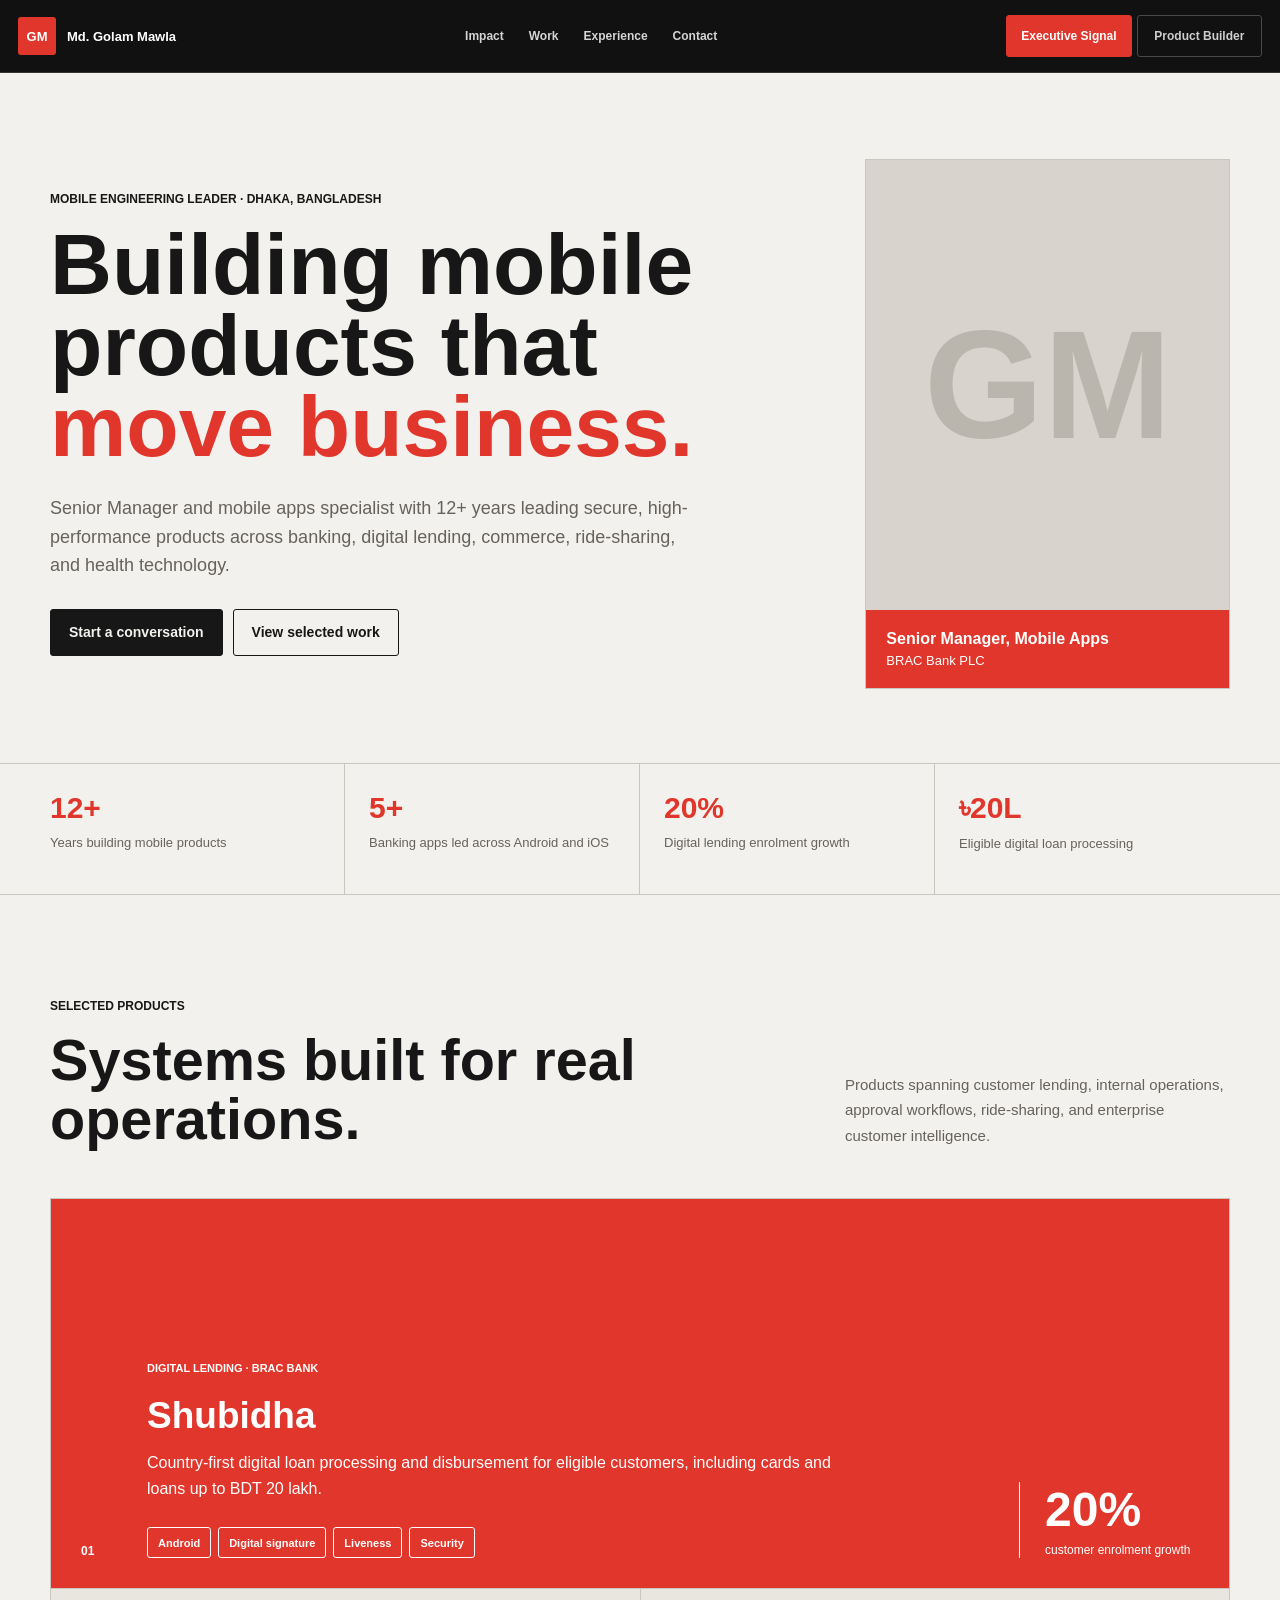
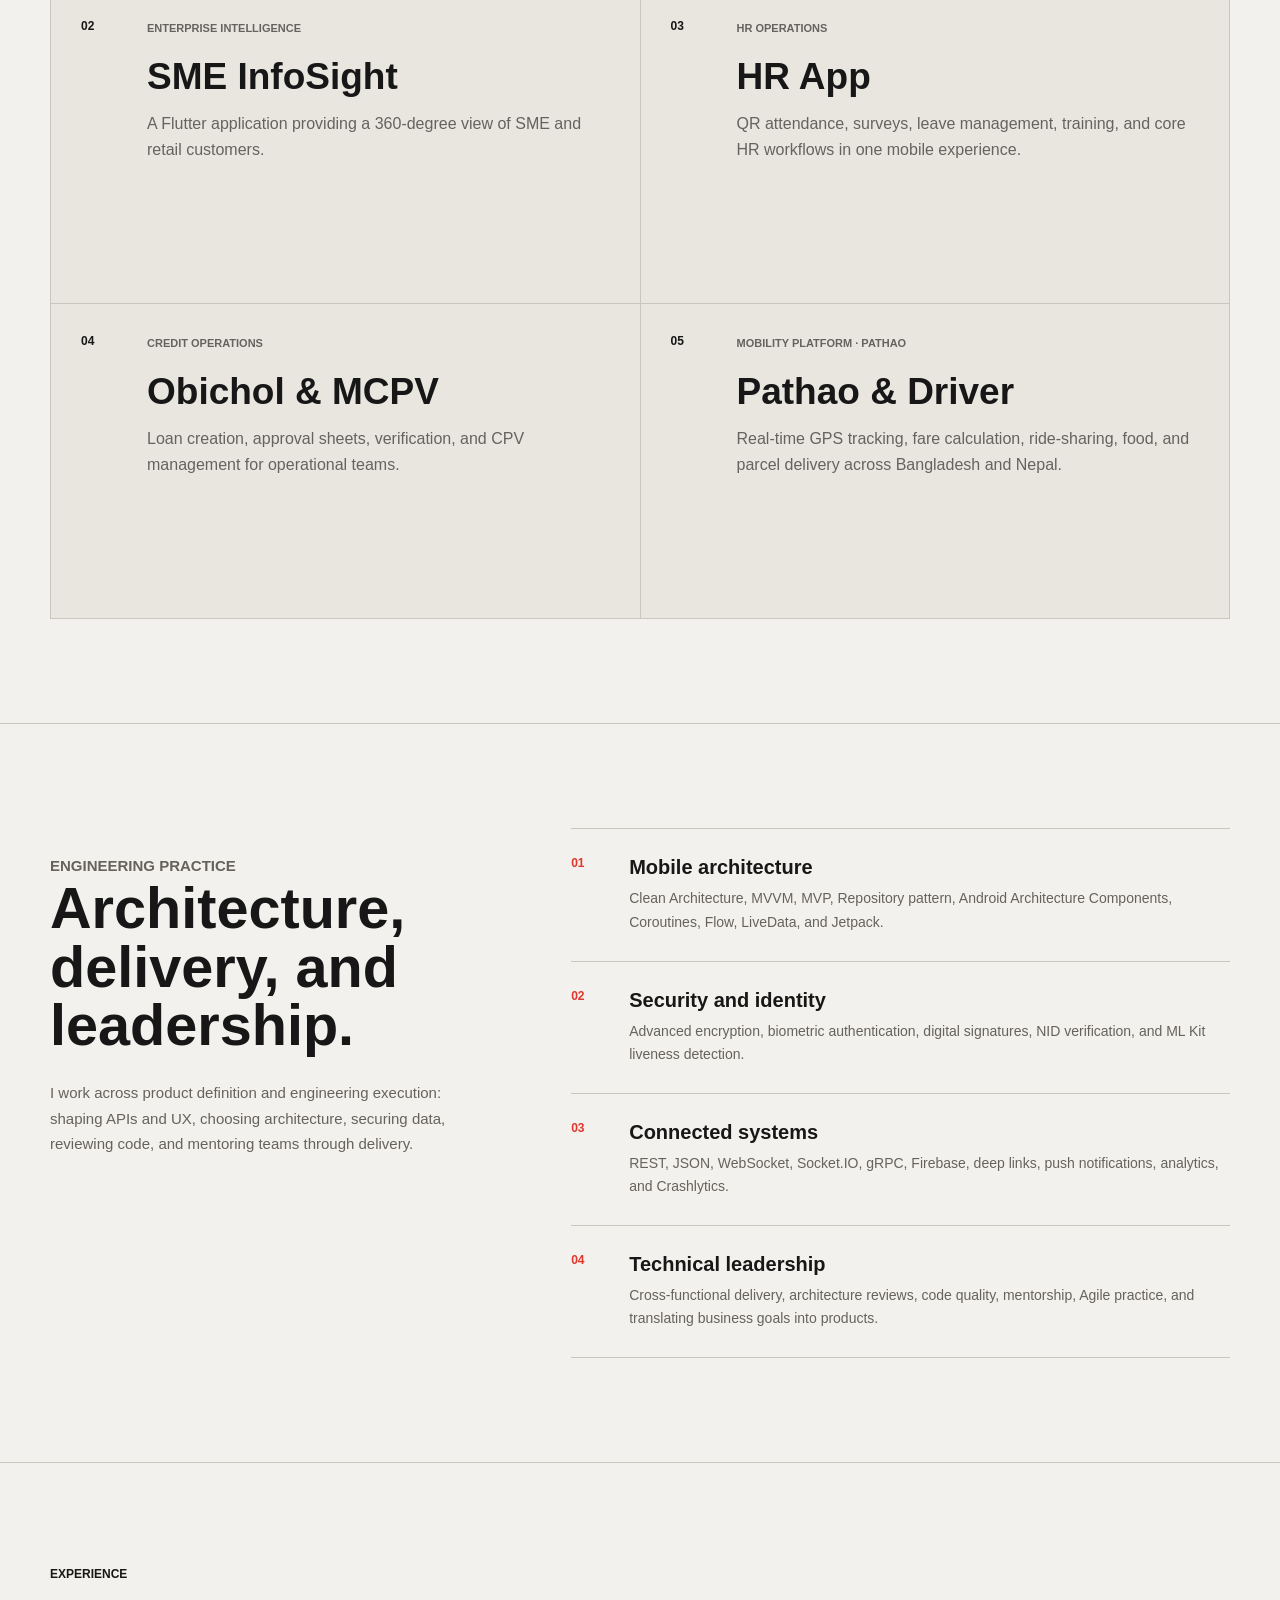
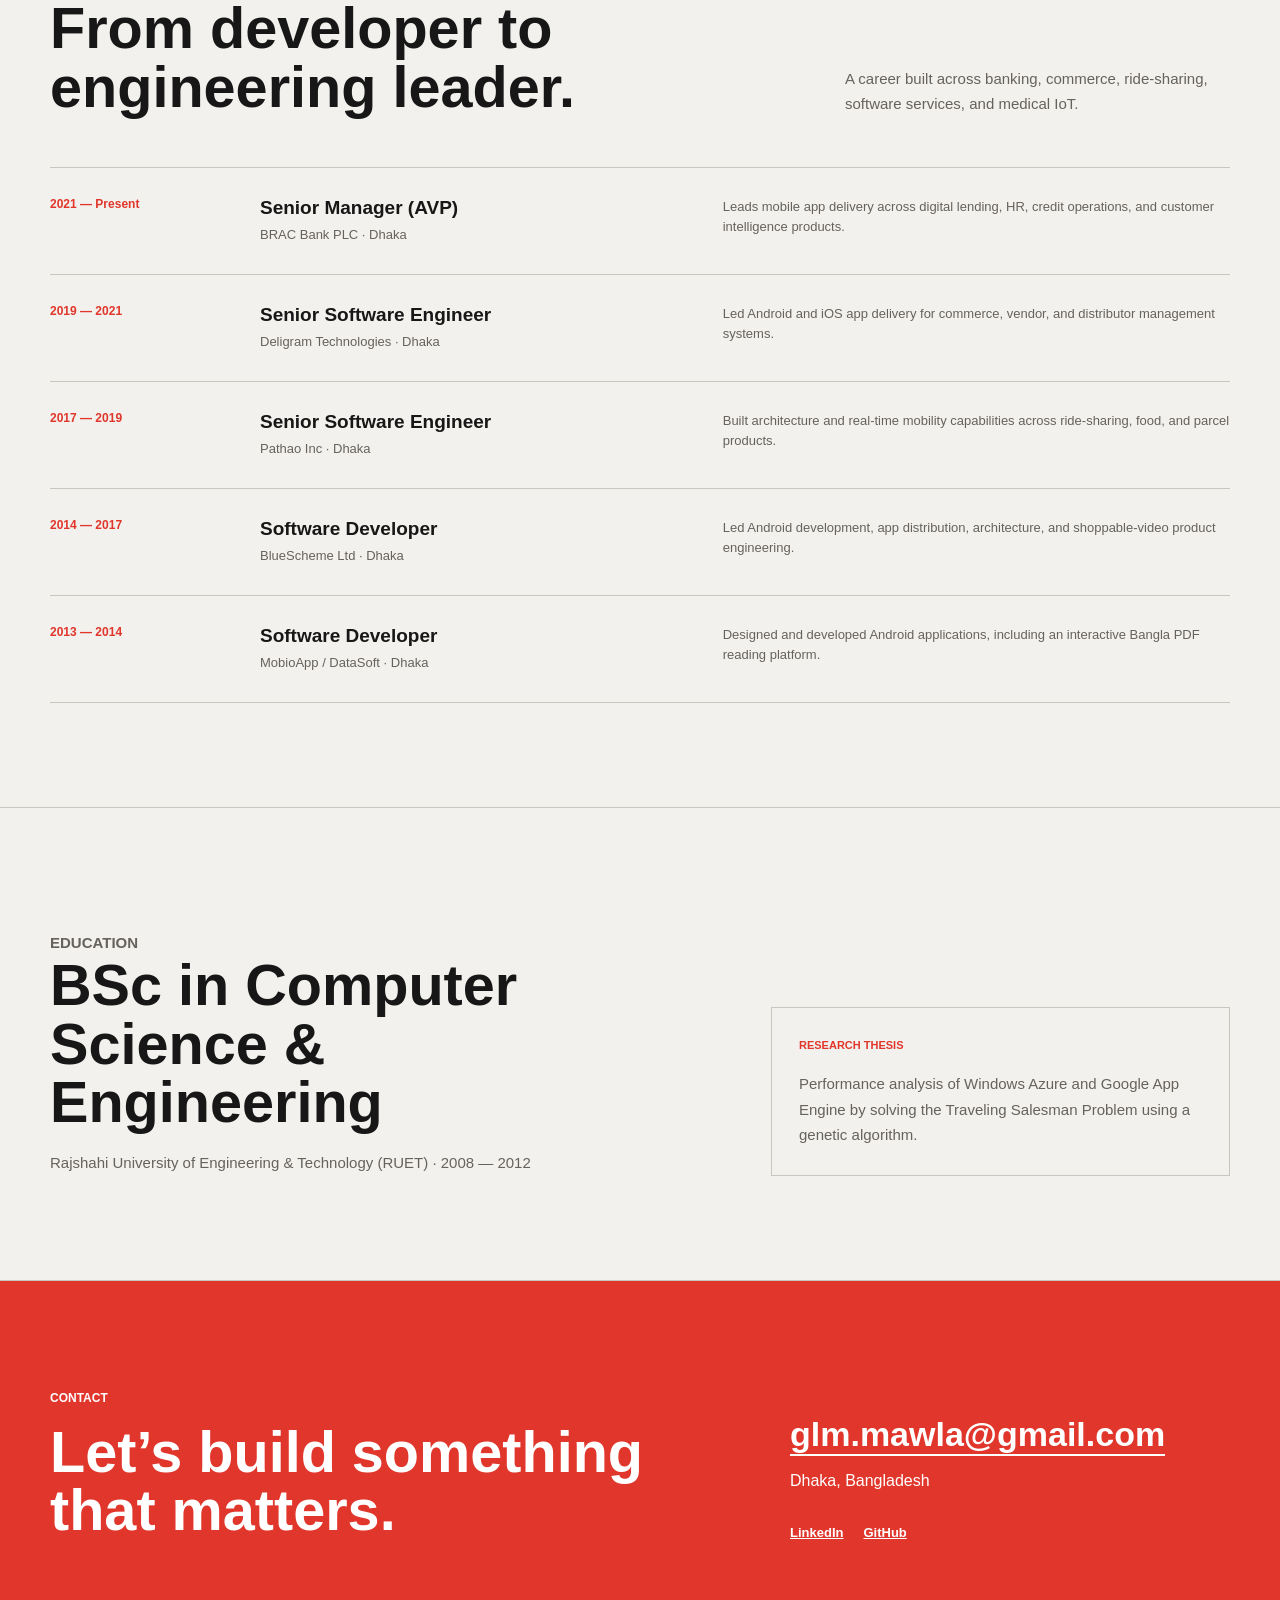
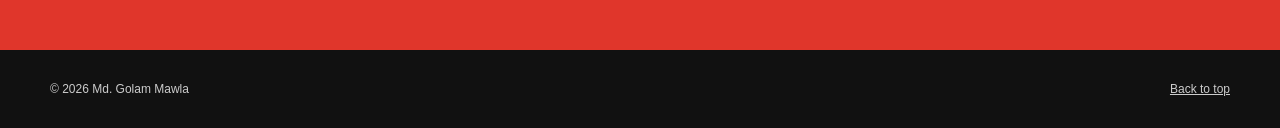
<file: index.html>
<!doctype html>
<html lang="en">
<head>
  <meta charset="utf-8">
  <meta name="viewport" content="width=device-width, initial-scale=1">
  <meta name="description" content="Md. Golam Mawla is a mobile engineering leader with 12+ years of experience across banking, fintech, digital lending, ride-sharing, commerce, and medical IoT.">
  <meta name="author" content="Md. Golam Mawla">
  <meta property="og:title" content="Md. Golam Mawla | Mobile Engineering Leader">
  <meta property="og:description" content="Building secure, high-performance mobile products that move business.">
  <meta property="og:type" content="website">
  <meta property="og:url" content="https://glm-mawla.github.io/">
  <title>Md. Golam Mawla | Mobile Engineering Leader</title>
  <link rel="stylesheet" href="css/portfolio.css">
</head>
<body class="theme-executive">
  <a class="skip-link" href="#main-content">Skip to content</a>

  <header class="site-header">
    <div class="header-inner">
      <a class="brand" href="#top" aria-label="Md. Golam Mawla, home">
        <span class="brand-mark">GM</span>
        <span class="brand-name">Md. Golam Mawla</span>
      </a>

      <nav class="section-nav" aria-label="Main navigation">
        <a href="#impact">Impact</a>
        <a href="#work">Work</a>
        <a href="#experience">Experience</a>
        <a href="#contact">Contact</a>
      </nav>

      <div class="view-tabs" role="tablist" aria-label="Portfolio design">
        <button id="tab-executive" class="view-tab" type="button" role="tab" aria-selected="true" aria-controls="main-content" data-theme="executive">Executive Signal</button>
        <button id="tab-builder" class="view-tab" type="button" role="tab" aria-selected="false" aria-controls="main-content" data-theme="builder">Product Builder</button>
      </div>
    </div>
  </header>

  <main id="main-content" tabindex="-1">
    <section class="hero" id="top">
      <div class="hero-grid page-width">
        <div class="hero-copy">
          <p class="eyebrow">Mobile engineering leader · Dhaka, Bangladesh</p>
          <h1 class="executive-title">Building mobile products that <em>move business.</em></h1>
          <h1 class="builder-title">I turn complex operations into simple mobile experiences.</h1>
          <p class="hero-summary">Senior Manager and mobile apps specialist with 12+ years leading secure, high-performance products across banking, digital lending, commerce, ride-sharing, and health technology.</p>
          <div class="hero-actions">
            <a class="button button-primary" href="mailto:glm.mawla@gmail.com">Start a conversation</a>
            <a class="button button-secondary" href="#work">View selected work</a>
          </div>
          <div class="skill-strip" aria-label="Core technologies">
            <span>Kotlin</span><span>Flutter</span><span>Clean Architecture</span><span>gRPC</span><span>Biometrics</span><span>Firebase</span>
          </div>
        </div>

        <div class="hero-visual" aria-label="Featured digital lending product">
          <div class="executive-portrait">
            <div class="portrait-monogram" aria-hidden="true">GM</div>
            <div class="portrait-caption"><strong>Senior Manager, Mobile Apps</strong><span>BRAC Bank PLC</span></div>
          </div>
          <div class="builder-phone">
            <div class="phone-speaker" aria-hidden="true"></div>
            <div class="phone-screen">
              <div class="phone-product">
                <span class="phone-label">SHUBIDHA</span>
                <h2>Banking,<br>without friction.</h2>
                <p>Digital loan processing and disbursement for eligible customers.</p>
              </div>
              <div class="phone-impact">
                <span>Product impact</span>
                <strong>20%</strong>
                <p>increase in digital lending enrolment</p>
              </div>
            </div>
          </div>
        </div>
      </div>
    </section>

    <section class="metrics" id="impact" aria-label="Career impact">
      <div class="metrics-grid page-width">
        <article><strong>12+</strong><span>Years building mobile products</span></article>
        <article><strong>5+</strong><span>Banking apps led across Android and iOS</span></article>
        <article><strong>20%</strong><span>Digital lending enrolment growth</span></article>
        <article><strong>৳20L</strong><span>Eligible digital loan processing</span></article>
      </div>
    </section>

    <section class="section work-section" id="work">
      <div class="page-width">
        <div class="section-heading">
          <div><p class="eyebrow">Selected products</p><h2>Systems built for real operations.</h2></div>
          <p>Products spanning customer lending, internal operations, approval workflows, ride-sharing, and enterprise customer intelligence.</p>
        </div>

        <div class="project-grid">
          <article class="project project-featured">
            <div class="project-index">01</div>
            <div class="project-content">
              <p class="project-type">Digital lending · BRAC Bank</p>
              <h3>Shubidha</h3>
              <p>Country-first digital loan processing and disbursement for eligible customers, including cards and loans up to BDT 20 lakh.</p>
              <div class="tag-list"><span>Android</span><span>Digital signature</span><span>Liveness</span><span>Security</span></div>
            </div>
            <div class="project-result"><strong>20%</strong><span>customer enrolment growth</span></div>
          </article>

          <article class="project">
            <div class="project-index">02</div>
            <div class="project-content"><p class="project-type">Enterprise intelligence</p><h3>SME InfoSight</h3><p>A Flutter application providing a 360-degree view of SME and retail customers.</p></div>
          </article>
          <article class="project">
            <div class="project-index">03</div>
            <div class="project-content"><p class="project-type">HR operations</p><h3>HR App</h3><p>QR attendance, surveys, leave management, training, and core HR workflows in one mobile experience.</p></div>
          </article>
          <article class="project">
            <div class="project-index">04</div>
            <div class="project-content"><p class="project-type">Credit operations</p><h3>Obichol & MCPV</h3><p>Loan creation, approval sheets, verification, and CPV management for operational teams.</p></div>
          </article>
          <article class="project">
            <div class="project-index">05</div>
            <div class="project-content"><p class="project-type">Mobility platform · Pathao</p><h3>Pathao & Driver</h3><p>Real-time GPS tracking, fare calculation, ride-sharing, food, and parcel delivery across Bangladesh and Nepal.</p></div>
          </article>
        </div>
      </div>
    </section>

    <section class="section expertise-section" id="expertise">
      <div class="page-width expertise-grid">
        <div class="expertise-intro">
          <p class="eyebrow">Engineering practice</p>
          <h2>Architecture, delivery, and leadership.</h2>
          <p>I work across product definition and engineering execution: shaping APIs and UX, choosing architecture, securing data, reviewing code, and mentoring teams through delivery.</p>
        </div>
        <div class="capability-list">
          <article><span>01</span><div><h3>Mobile architecture</h3><p>Clean Architecture, MVVM, MVP, Repository pattern, Android Architecture Components, Coroutines, Flow, LiveData, and Jetpack.</p></div></article>
          <article><span>02</span><div><h3>Security and identity</h3><p>Advanced encryption, biometric authentication, digital signatures, NID verification, and ML Kit liveness detection.</p></div></article>
          <article><span>03</span><div><h3>Connected systems</h3><p>REST, JSON, WebSocket, Socket.IO, gRPC, Firebase, deep links, push notifications, analytics, and Crashlytics.</p></div></article>
          <article><span>04</span><div><h3>Technical leadership</h3><p>Cross-functional delivery, architecture reviews, code quality, mentorship, Agile practice, and translating business goals into products.</p></div></article>
        </div>
      </div>
    </section>

    <section class="section experience-section" id="experience">
      <div class="page-width">
        <div class="section-heading">
          <div><p class="eyebrow">Experience</p><h2>From developer to engineering leader.</h2></div>
          <p>A career built across banking, commerce, ride-sharing, software services, and medical IoT.</p>
        </div>

        <div class="timeline">
          <article><div class="timeline-date">2021 — Present</div><div class="timeline-role"><h3>Senior Manager (AVP)</h3><p>BRAC Bank PLC · Dhaka</p></div><p class="timeline-summary">Leads mobile app delivery across digital lending, HR, credit operations, and customer intelligence products.</p></article>
          <article><div class="timeline-date">2019 — 2021</div><div class="timeline-role"><h3>Senior Software Engineer</h3><p>Deligram Technologies · Dhaka</p></div><p class="timeline-summary">Led Android and iOS app delivery for commerce, vendor, and distributor management systems.</p></article>
          <article><div class="timeline-date">2017 — 2019</div><div class="timeline-role"><h3>Senior Software Engineer</h3><p>Pathao Inc · Dhaka</p></div><p class="timeline-summary">Built architecture and real-time mobility capabilities across ride-sharing, food, and parcel products.</p></article>
          <article><div class="timeline-date">2014 — 2017</div><div class="timeline-role"><h3>Software Developer</h3><p>BlueScheme Ltd · Dhaka</p></div><p class="timeline-summary">Led Android development, app distribution, architecture, and shoppable-video product engineering.</p></article>
          <article><div class="timeline-date">2013 — 2014</div><div class="timeline-role"><h3>Software Developer</h3><p>MobioApp / DataSoft · Dhaka</p></div><p class="timeline-summary">Designed and developed Android applications, including an interactive Bangla PDF reading platform.</p></article>
        </div>
      </div>
    </section>

    <section class="section education-section">
      <div class="page-width education-grid">
        <div><p class="eyebrow">Education</p><h2>BSc in Computer Science & Engineering</h2><p>Rajshahi University of Engineering & Technology (RUET) · 2008 — 2012</p></div>
        <div class="thesis"><span>Research thesis</span><p>Performance analysis of Windows Azure and Google App Engine by solving the Traveling Salesman Problem using a genetic algorithm.</p></div>
      </div>
    </section>

    <section class="contact-section" id="contact">
      <div class="page-width contact-grid">
        <div>
          <p class="eyebrow">Contact</p>
          <h2>Let’s build something that matters.</h2>
        </div>
        <div class="contact-details">
          <a href="mailto:glm.mawla@gmail.com">glm.mawla@gmail.com</a>
          <p>Dhaka, Bangladesh</p>
          <div class="social-links">
            <a href="https://www.linkedin.com/in/golammawla" target="_blank" rel="noreferrer">LinkedIn</a>
            <a href="https://github.com/glm-mawla" target="_blank" rel="noreferrer">GitHub</a>
          </div>
        </div>
      </div>
    </section>
  </main>

  <footer class="site-footer">
    <div class="page-width"><span>© <span id="year">2026</span> Md. Golam Mawla</span><a href="#top">Back to top</a></div>
  </footer>

  <script src="js/portfolio.js"></script>
</body>
</html>
</file>
<file: css/portfolio.css>
:root {
  --page: 1180px;
  --radius: 3px;
  --bg: #f3f1ed;
  --surface: #e9e6e0;
  --text: #171717;
  --muted: #66625d;
  --line: #c9c5bf;
  --accent: #e0362b;
  --accent-text: #fff;
  --header: #111;
  --header-text: #fff;
}

* { box-sizing: border-box; }
html { scroll-behavior: smooth; }
body { margin: 0; background: var(--bg); color: var(--text); font-family: Arial, Helvetica, sans-serif; transition: background-color .25s ease, color .25s ease; }
body.theme-builder { --bg: #0e1112; --surface: #151a18; --text: #f4f6f3; --muted: #aeb7b3; --line: #303637; --accent: #69e6a6; --accent-text: #0e1112; --header: #0a0c0d; --header-text: #f4f6f3; }
a { color: inherit; }
button, a { font: inherit; }
.page-width { width: min(var(--page), calc(100% - 48px)); margin-inline: auto; }
.skip-link { position: fixed; left: 16px; top: -80px; z-index: 200; padding: 12px 16px; background: #fff; color: #111; }
.skip-link:focus { top: 12px; }
.site-header { position: sticky; top: 0; z-index: 100; min-height: 72px; background: var(--header); color: var(--header-text); border-bottom: 1px solid #353535; }
.header-inner { width: min(1380px, calc(100% - 36px)); min-height: 72px; margin: auto; display: grid; grid-template-columns: auto 1fr auto; align-items: center; gap: 36px; }
.brand { display: flex; align-items: center; gap: 11px; text-decoration: none; font-weight: 700; font-size: 13px; white-space: nowrap; }
.brand-mark { display: grid; place-items: center; width: 38px; height: 38px; border-radius: var(--radius); background: var(--accent); color: var(--accent-text); transition: background-color .25s ease; }
.section-nav { display: flex; justify-content: center; gap: 25px; }
.section-nav a { color: #d5d5d5; text-decoration: none; font-size: 12px; font-weight: 700; }
.section-nav a:hover, .section-nav a:focus-visible { color: #fff; }
.view-tabs { display: grid; grid-template-columns: 1fr 1fr; gap: 5px; }
.view-tab { min-height: 42px; padding: 0 14px; border: 1px solid #494949; border-radius: var(--radius); background: transparent; color: #cfcfcf; cursor: pointer; font-size: 12px; font-weight: 700; }
.view-tab[aria-selected="true"] { border-color: var(--accent); background: var(--accent); color: var(--accent-text); }
.view-tab:focus-visible, a:focus-visible { outline: 3px solid var(--accent); outline-offset: 3px; }

.hero { position: relative; overflow: hidden; }
.hero-grid { min-height: 690px; display: grid; grid-template-columns: minmax(0, 1.35fr) minmax(340px, .65fr); gap: 58px; align-items: center; padding-block: 58px 46px; }
.eyebrow { margin: 0 0 18px; color: var(--text); font-size: 12px; font-weight: 800; text-transform: uppercase; }
.executive-title, .builder-title { max-width: 800px; margin: 0; font-size: clamp(52px, 6.7vw, 94px); line-height: .94; letter-spacing: 0; }
.executive-title em { color: var(--accent); font-style: normal; }
.builder-title { display: none; }
.hero-summary { max-width: 650px; margin: 28px 0 29px; color: var(--muted); font-size: 18px; line-height: 1.58; }
.hero-actions { display: flex; flex-wrap: wrap; gap: 10px; }
.button { display: inline-flex; min-height: 47px; align-items: center; justify-content: center; padding: 0 18px; border: 1px solid var(--text); border-radius: var(--radius); text-decoration: none; font-weight: 700; font-size: 14px; }
.button-primary { background: var(--text); color: var(--bg); }
.button-secondary { background: transparent; }
.skill-strip { display: none; flex-wrap: wrap; gap: 7px; margin-top: 32px; }
.skill-strip span, .tag-list span { display: inline-flex; align-items: center; min-height: 31px; padding: 0 10px; border: 1px solid var(--line); border-radius: var(--radius); font-size: 11px; font-weight: 700; }
.hero-visual { min-width: 0; }
.executive-portrait { min-height: 530px; display: flex; flex-direction: column; justify-content: space-between; background: #d8d4cd; border: 1px solid var(--line); }
.portrait-monogram { flex: 1; display: grid; place-items: center; color: #bbb6ad; font-size: clamp(90px, 12vw, 170px); font-weight: 900; }
.portrait-caption { display: flex; flex-direction: column; gap: 5px; padding: 20px; background: var(--accent); color: var(--accent-text); }
.portrait-caption span { font-size: 13px; }
.builder-phone { display: none; position: relative; width: 330px; aspect-ratio: .56; margin: auto; padding: 12px; border: 1px solid #525c58; border-radius: 42px; background: #191e1c; box-shadow: 26px 30px 0 var(--accent); }
.phone-speaker { position: absolute; top: 21px; left: 50%; z-index: 2; width: 70px; height: 6px; margin-left: -35px; border-radius: 10px; background: #252b29; }
.phone-screen { height: 100%; overflow: hidden; border-radius: 31px; background: #eef1ed; color: #111; }
.phone-product { height: 59%; padding: 38px 24px 24px; background: #f2ce44; }
.phone-label { font-size: 11px; font-weight: 800; }
.phone-product h2 { margin: 54px 0 14px; font-size: 36px; line-height: .98; }
.phone-product p, .phone-impact p { margin: 0; font-size: 14px; line-height: 1.45; }
.phone-impact { padding: 24px; }
.phone-impact span { display: block; font-size: 10px; font-weight: 800; text-transform: uppercase; }
.phone-impact strong { display: block; margin: 16px 0 3px; font-size: 42px; }

.metrics { border-block: 1px solid var(--line); }
.metrics-grid { display: grid; grid-template-columns: repeat(4, 1fr); }
.metrics article { min-height: 130px; padding: 27px 24px; border-right: 1px solid var(--line); }
.metrics article:first-child { padding-left: 0; }
.metrics article:last-child { border: 0; }
.metrics strong { display: block; margin-bottom: 8px; color: var(--accent); font-size: 30px; }
.metrics span { color: var(--muted); font-size: 13px; line-height: 1.45; }
.section { padding: 104px 0; border-bottom: 1px solid var(--line); }
.section-heading { display: grid; grid-template-columns: 1.3fr .7fr; gap: 80px; align-items: end; margin-bottom: 50px; }
.section-heading h2, .expertise-intro h2, .education-grid h2, .contact-grid h2 { max-width: 760px; margin: 0; font-size: clamp(38px, 4.5vw, 64px); line-height: 1.02; }
.section-heading > p, .expertise-intro > p, .education-grid > div > p { margin: 0; color: var(--muted); font-size: 15px; line-height: 1.7; }
.project-grid { display: grid; grid-template-columns: repeat(2, 1fr); border-top: 1px solid var(--line); border-left: 1px solid var(--line); }
.project { min-height: 315px; display: grid; grid-template-columns: 48px 1fr; gap: 18px; padding: 30px; border-right: 1px solid var(--line); border-bottom: 1px solid var(--line); background: var(--surface); }
.project-featured { grid-column: 1 / -1; min-height: 390px; grid-template-columns: 48px 1fr 180px; align-items: end; background: var(--accent); color: var(--accent-text); }
.project-index { font-size: 12px; font-weight: 800; }
.project-type { margin: 0 0 20px; font-size: 11px; font-weight: 800; text-transform: uppercase; }
.project h3 { margin: 0 0 16px; font-size: 37px; line-height: 1; }
.project p { max-width: 690px; margin-top: 0; color: var(--muted); line-height: 1.65; }
.project-featured p { color: inherit; }
.tag-list { display: flex; flex-wrap: wrap; gap: 7px; margin-top: 25px; }
.project-featured .tag-list span { border-color: currentColor; }
.project-result { padding-left: 25px; border-left: 1px solid currentColor; }
.project-result strong { display: block; font-size: 48px; }
.project-result span { display: block; margin-top: 5px; font-size: 12px; line-height: 1.4; }
.expertise-grid { display: grid; grid-template-columns: .78fr 1.22fr; gap: 100px; }
.expertise-intro > p { margin-top: 25px; }
.capability-list { border-top: 1px solid var(--line); }
.capability-list article { display: grid; grid-template-columns: 40px 1fr; gap: 18px; padding: 27px 0; border-bottom: 1px solid var(--line); }
.capability-list article > span { color: var(--accent); font-size: 12px; font-weight: 800; }
.capability-list h3 { margin: 0 0 8px; font-size: 20px; }
.capability-list p { margin: 0; color: var(--muted); font-size: 14px; line-height: 1.65; }
.timeline { border-top: 1px solid var(--line); }
.timeline article { display: grid; grid-template-columns: 170px 1fr 1.2fr; gap: 40px; padding: 29px 0; border-bottom: 1px solid var(--line); }
.timeline-date { color: var(--accent); font-size: 12px; font-weight: 800; }
.timeline h3 { margin: 0 0 6px; font-size: 19px; }
.timeline-role p, .timeline-summary { margin: 0; color: var(--muted); font-size: 13px; line-height: 1.55; }
.education-grid { display: grid; grid-template-columns: 1.15fr .85fr; gap: 100px; align-items: end; }
.education-grid > div > p { margin-top: 18px; }
.thesis { padding: 27px; border: 1px solid var(--line); }
.thesis span { color: var(--accent); font-size: 11px; font-weight: 800; text-transform: uppercase; }
.thesis p { margin: 15px 0 0; color: var(--muted); line-height: 1.65; }
.contact-section { padding: 110px 0; background: var(--accent); color: var(--accent-text); }
.contact-grid { display: grid; grid-template-columns: 1.2fr .8fr; gap: 80px; align-items: end; }
.contact-grid .eyebrow { color: inherit; }
.contact-details > a { display: inline-block; margin-bottom: 16px; font-size: clamp(21px, 3vw, 34px); font-weight: 700; text-decoration: none; border-bottom: 2px solid currentColor; }
.contact-details p { margin: 0; }
.social-links { display: flex; gap: 20px; margin-top: 35px; }
.social-links a { font-size: 13px; font-weight: 800; }
.site-footer { background: var(--header); color: #ccc; }
.site-footer > div { min-height: 78px; display: flex; align-items: center; justify-content: space-between; font-size: 12px; }

body.theme-builder .hero { background-image: linear-gradient(var(--line) 1px, transparent 1px), linear-gradient(90deg, var(--line) 1px, transparent 1px); background-size: 58px 58px; }
body.theme-builder .hero-grid { grid-template-columns: minmax(0, 1fr) 410px; }
body.theme-builder .executive-title, body.theme-builder .executive-portrait { display: none; }
body.theme-builder .skill-strip { display: flex; }
body.theme-builder .builder-title { display: block; }
body.theme-builder .builder-phone { display: block; }
body.theme-builder .button-primary { background: var(--accent); border-color: var(--accent); color: var(--accent-text); }
body.theme-builder .project-featured { background: #f2ce44; color: #111; }
body.theme-builder .project-featured p { color: #292929; }
body.theme-builder .contact-section { color: #101513; }

@media (max-width: 1050px) {
  .header-inner { grid-template-columns: auto 1fr; gap: 16px; padding: 10px 0; }
  .section-nav { display: none; }
  .view-tabs { justify-self: end; }
  .hero-grid, body.theme-builder .hero-grid { grid-template-columns: 1fr 330px; gap: 35px; }
  .executive-title, .builder-title { font-size: clamp(50px, 7.5vw, 74px); }
}

@media (max-width: 760px) {
  .page-width { width: min(100% - 32px, 620px); }
  .site-header { position: relative; }
  .header-inner { width: calc(100% - 28px); grid-template-columns: 1fr; padding: 13px 0; }
  .brand { justify-content: center; }
  .view-tabs { width: 100%; justify-self: stretch; }
  .view-tab { min-width: 0; padding: 5px 8px; line-height: 1.25; }
  .hero-grid, body.theme-builder .hero-grid { min-height: 0; grid-template-columns: 1fr; gap: 42px; padding: 55px 0 50px; }
  .executive-title, .builder-title { font-size: clamp(45px, 14vw, 68px); }
  .hero-summary { font-size: 16px; }
  .hero-actions { align-items: stretch; flex-direction: column; }
  .executive-portrait { min-height: 430px; }
  .builder-phone { width: min(285px, calc(100% - 30px)); }
  .phone-product h2 { margin-top: 38px; font-size: 31px; }
  .metrics-grid { grid-template-columns: 1fr 1fr; }
  .metrics article, .metrics article:first-child { min-height: 120px; padding: 22px 16px; border-bottom: 1px solid var(--line); }
  .metrics article:nth-child(2) { border-right: 0; }
  .section { padding: 74px 0; }
  .section-heading, .expertise-grid, .education-grid, .contact-grid { grid-template-columns: 1fr; gap: 30px; }
  .section-heading { align-items: start; margin-bottom: 34px; }
  .section-heading h2, .expertise-intro h2, .education-grid h2, .contact-grid h2 { font-size: clamp(36px, 11vw, 52px); }
  .project-grid { grid-template-columns: 1fr; }
  .project-featured { grid-column: auto; min-height: 480px; grid-template-columns: 36px 1fr; align-items: start; }
  .project-result { grid-column: 2; padding: 20px 0 0; border-left: 0; border-top: 1px solid currentColor; }
  .project { min-height: 280px; padding: 24px 20px; }
  .timeline article { grid-template-columns: 1fr; gap: 10px; padding: 25px 0; }
  .contact-section { padding: 78px 0; }
  .contact-details > a { overflow-wrap: anywhere; }
}

@media (prefers-reduced-motion: reduce) {
  html { scroll-behavior: auto; }
  body { transition: none; }
}
</file>
